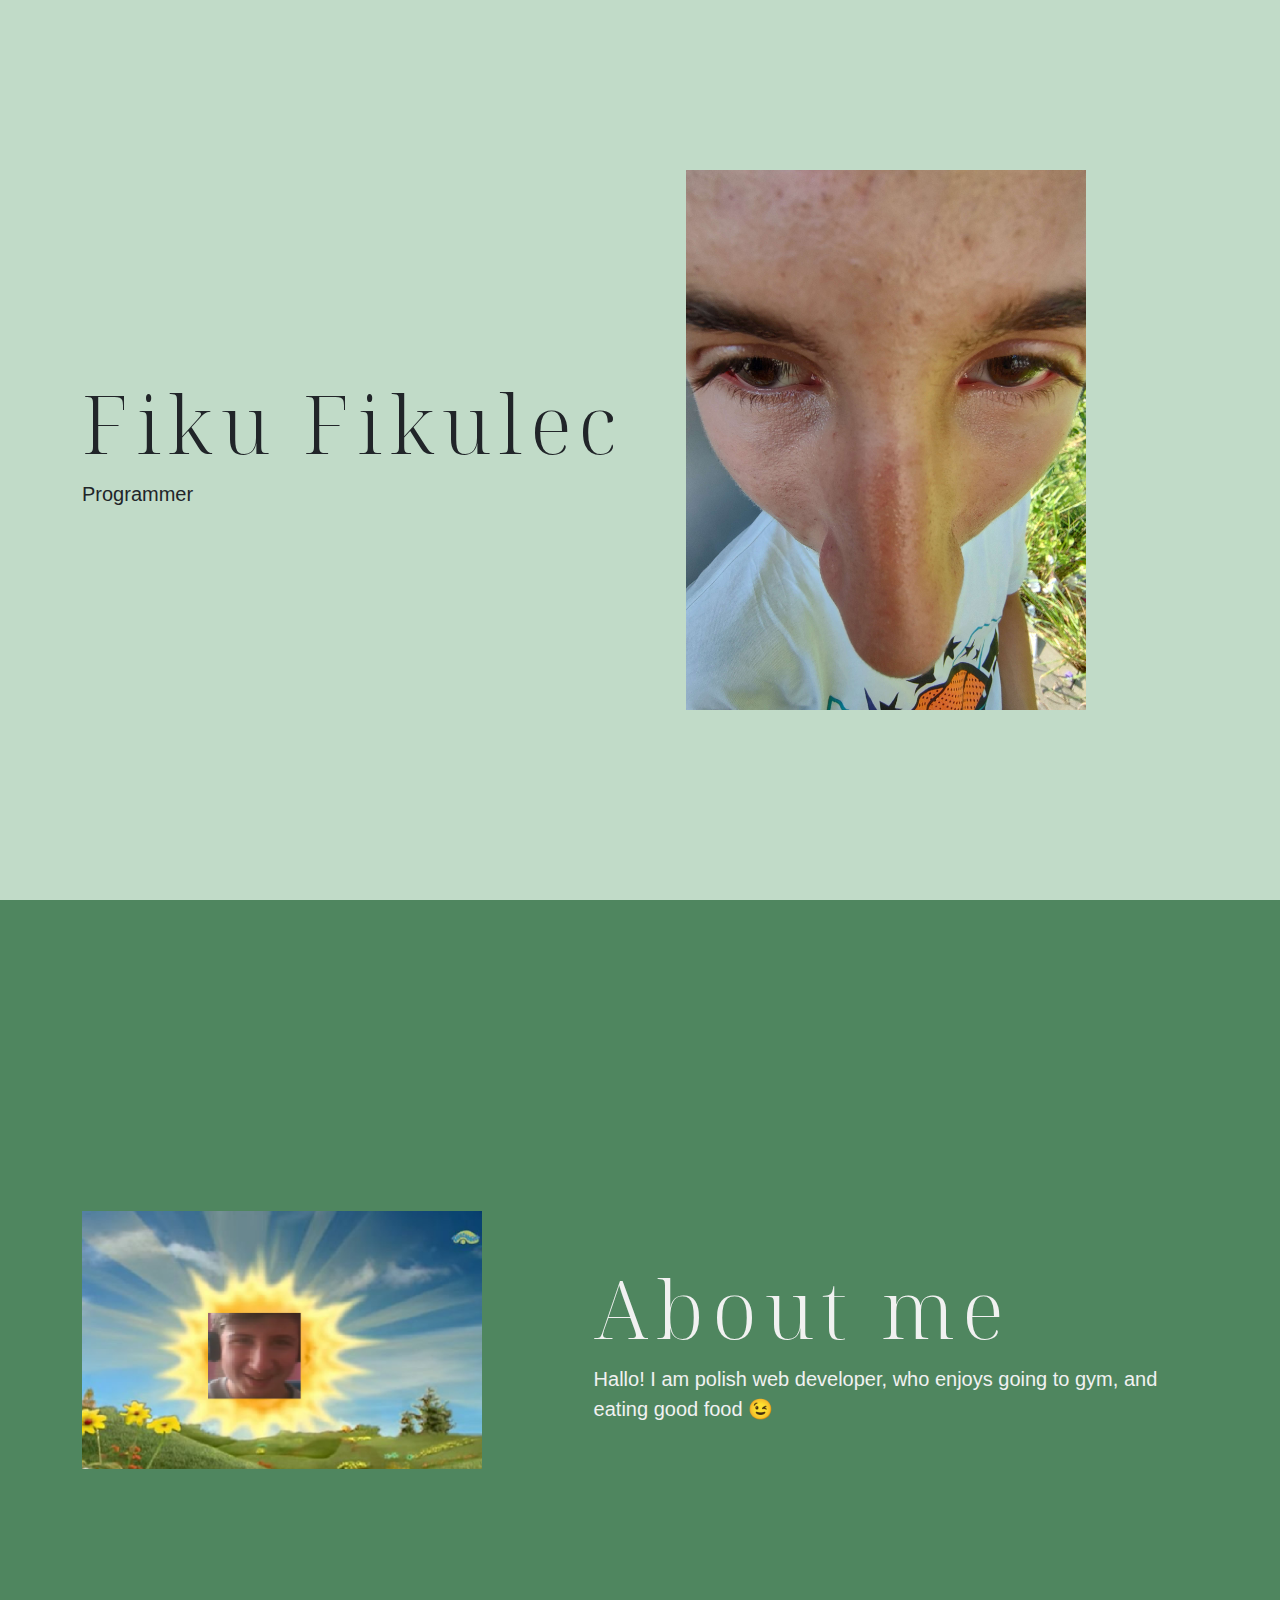
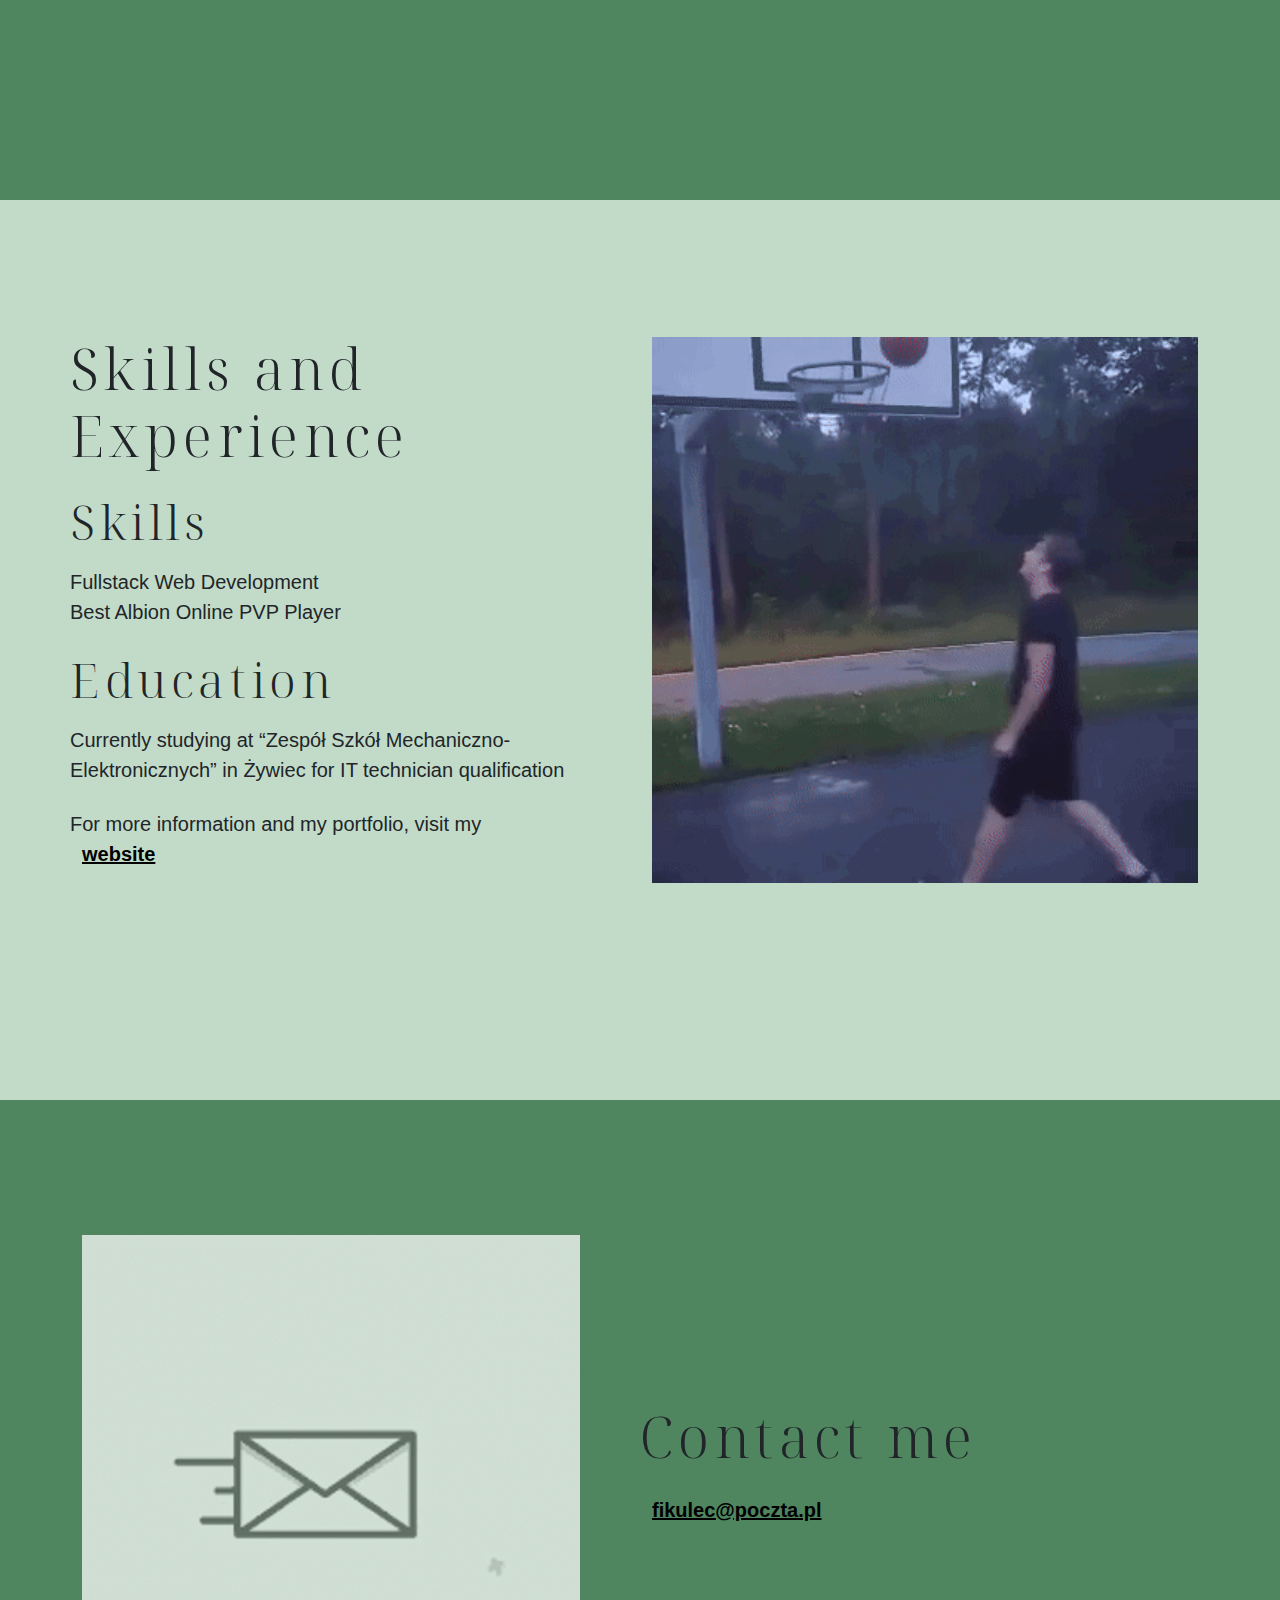
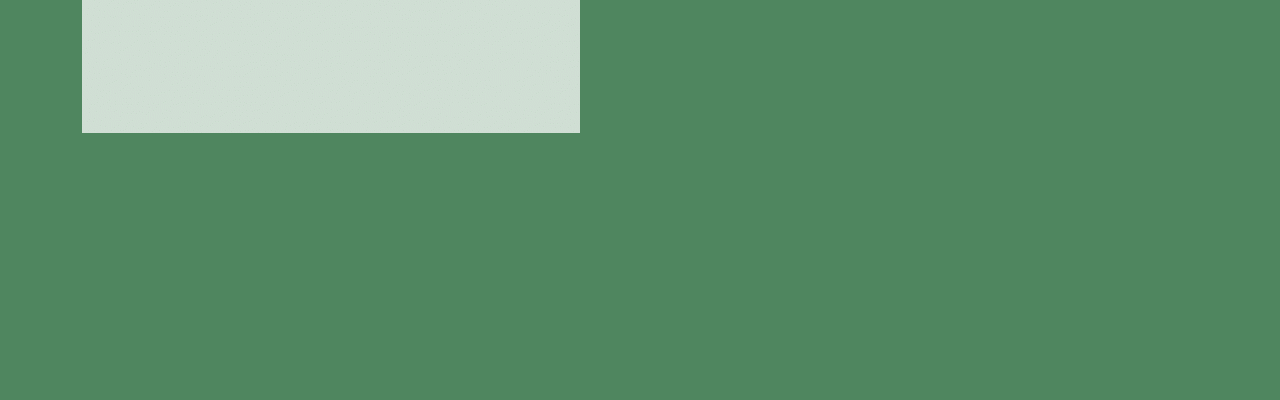
<file: index.html>
<!DOCTYPE html>
<html lang="en">
<head>
    <meta charset="UTF-8">
    <meta name="viewport" content="width=device-width, initial-scale=1.0">
    <title>Personal site</title>
    <link rel="stylesheet" href="style.css">
    <link rel="preconnect" href="https://fonts.googleapis.com">
    <link rel="preconnect" href="https://fonts.gstatic.com" crossorigin>
    <link href="https://fonts.googleapis.com/css2?family=Noto+Serif+Display:wght@700&display=swap" rel="stylesheet">
    <link href="./content/src/Sansation_Light.ttf" rel="stylesheet">
    <link href="https://cdn.jsdelivr.net/npm/bootstrap@5.3.3/dist/css/bootstrap.min.css" rel="stylesheet" integrity="sha384-QWTKZyjpPEjISv5WaRU9OFeRpok6YctnYmDr5pNlyT2bRjXh0JMhjY6hW+ALEwIH" crossorigin="anonymous">
</head>
<body>
<div class="main-container">
    <section class="section1">
        <div class="container-sm row-sm-12">
            <div>
                <h1 class="display-1 noto-serif-display-header">Fiku Fikulec</h1>
                <p class="lead sansation_light">Programmer</p>
            </div>
            <img class="cwel" src="./content/img/IMG_20230820_172017112_HDR.jpg" alt="fiku's photo">
        </div>
    </section>

    <section class="section2">
        <div class="container-sm row-sm-12">
            <img class="" src="./content/img/unknown (21).png" alt="fiku's photo">
            <div class="d-flex flex-column">
                <h1 class="display-1 noto-serif-display-header textbialy">About me</h1>
                <p class="lead sansation_light textbialy">Hallo! I am polish web developer, who enjoys going to gym, and eating good food 😉</p>
            </div>
        </div>
    </section>

    <section class="section3">
        <div class="container section3-container">
            <div class="row">
                <div class="left-column col-lg-6 d-flex flex-column justify-content-center">
                    <h2 class="display-4 noto-serif-display-header row mb-4">Skills and Experience</h2>
                    <h4 class="display-5 noto-serif-display-header row mb-3">Skills</h4>
                    <p class="lead sansation_light row mb-4">Fullstack Web Development <br> Best Albion Online PVP Player</p>
                    <h4 class="display-5 noto-serif-display-header row mb-3">Education</h4>
                    <p class="lead sansation_light row mb-4">Currently studying at “Zespół Szkół Mechaniczno-Elektronicznych” in Żywiec for IT technician qualification</p>
                    <p class="lead sansation_light row">For more information and my portfolio, visit my <a href="./content/src/gowno.html" style="font-weight: bold; color: black;">website</a></p>
                </div>
                <div class="right-column col-lg-6" id="skrzypekgif">
                    <img src="./content/img/a_0acc5105e23c8df6e2dee8078fd092a7.gif" alt="skrzypek gif" class="img-fluid">
                </div>
            </div>
        </div>
    </section>

    <section class="section4">
        <div class="container section3-container">
            <div class="row">
                <div class="left-column col-lg-6">
                    <img src="./content/img/yes-hi.gif" alt="fiku's photo" class="img-fluid przezroczysty75">
                </div>
                <div class="right-column col-lg-6 d-flex flex-column justify-content-center">
                    <h2 class="display-4 noto-serif-display-header row mb-4">Contact me</h2>
                    <p class="lead sansation_light row mb-4"><a href="./content/src/gowno.html" style="font-weight: bold; color: black;">fikulec@poczta.pl</a><p>

            </div>
        </div>
    </section>
</div>
<script src="https://cdn.jsdelivr.net/npm/bootstrap@5.3.3/dist/js/bootstrap.bundle.min.js" integrity="sha384-YvpcrYf0tY3lHB60NNkmXc5s9fDVZLESaAA55NDzOxhy9GkcIdslK1eN7N6jIeHz" crossorigin="anonymous"></script>
</body>
</html>
</file>
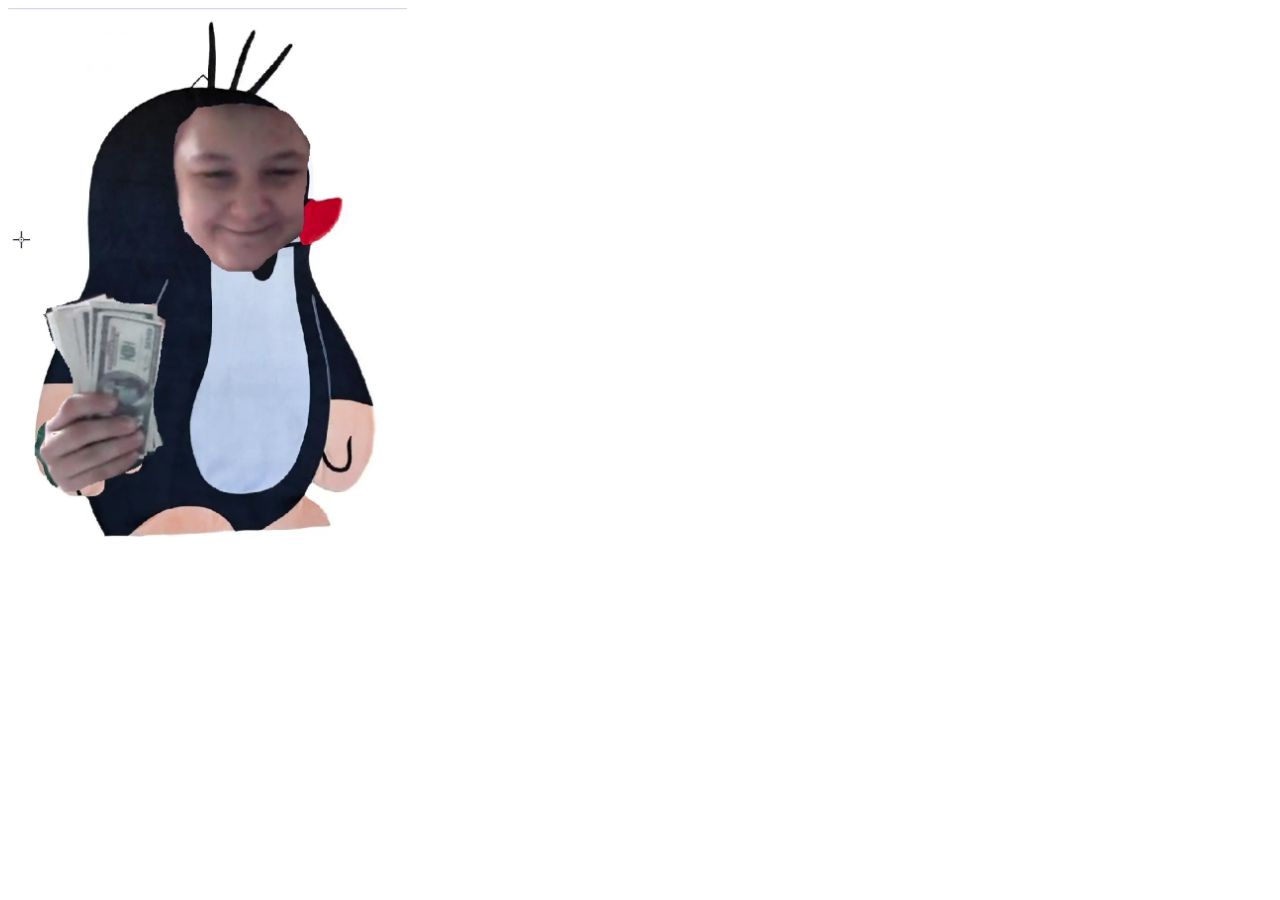
<file: content/src/gowno.html>
<!DOCTYPE html>
<html lang="en">
<head>
    <meta charset="UTF-8">
    <meta name="viewport" content="width=device-width, initial-scale=1.0">
    <title>Document</title>
</head>
<body>
    <img src="../img/unknown (24).png">
</body>
</html>
</file>
<file: style.css>
* {
    margin: 0;
    padding: 0;
    box-sizing: border-box;
}

a:hover {
    color: crimson !important;
}

.noto-serif-display-header {
    font-family: "Noto Serif Display", serif;
    font-optical-sizing: auto;
    font-weight: 700;
    font-style: normal;
    font-variation-settings: "wdth" 100;
    letter-spacing: 0.096em;
}

.sansation_light {
    font-family: "Sansation", sans-serif;
    font-weight: 300;
    font-style: normal;
    font-variation-settings: "wdth" 100;
}

.main-container {
    display: grid;
    height: 400vh;
    grid-template-rows: 1fr 1fr 1fr 1fr;
    grid-template-columns: 1fr;
}

.section1, .section3 {
    background-color: #c1dbc8;
}

.section2, .section4 {
    background-color: #4f865f;
}

.container-sm {
    display: flex;
    flex-direction: column;
    align-items: center;
    justify-content: center;
    text-align: center;
    height: 100%;
}

.container-sm img {
    width: 100%;
    height: auto;
    max-width: 400px;
    margin-bottom: 20px; /* Add some space below the image */
}

.textbialy {
    color: #f1f1f1;
}

#skrzypekgif img {
    width: 100%;
    height: auto;
    object-fit: cover; /* Ensure the image covers the container without white bars */
}

.przezroczysty75 {
    opacity: 75%;
}

@media (min-width: 768px) {
    .container-sm {
        flex-direction: row;
        justify-content: space-between;
        text-align: left;
    }

    .container-sm img {
        width: 50%;
        height: auto;
        margin-right: 10%; /* Add some space to the right of the image */
    }

    .section3 {
        display: flex;
    }

    .section3 .left-column {
        flex: 1;
    }

    .section3 .right-column {
        flex: 1;
        display: flex;
        justify-content: flex-end;
        align-items: center;
    }

    .section3 .right-column img {
        width: 100%;
        height: auto;
        object-fit: cover; /* Ensure the image covers the container without white bars */
    }

    .section3-container {
        padding-top: 15vh;
    }
}
</file>
